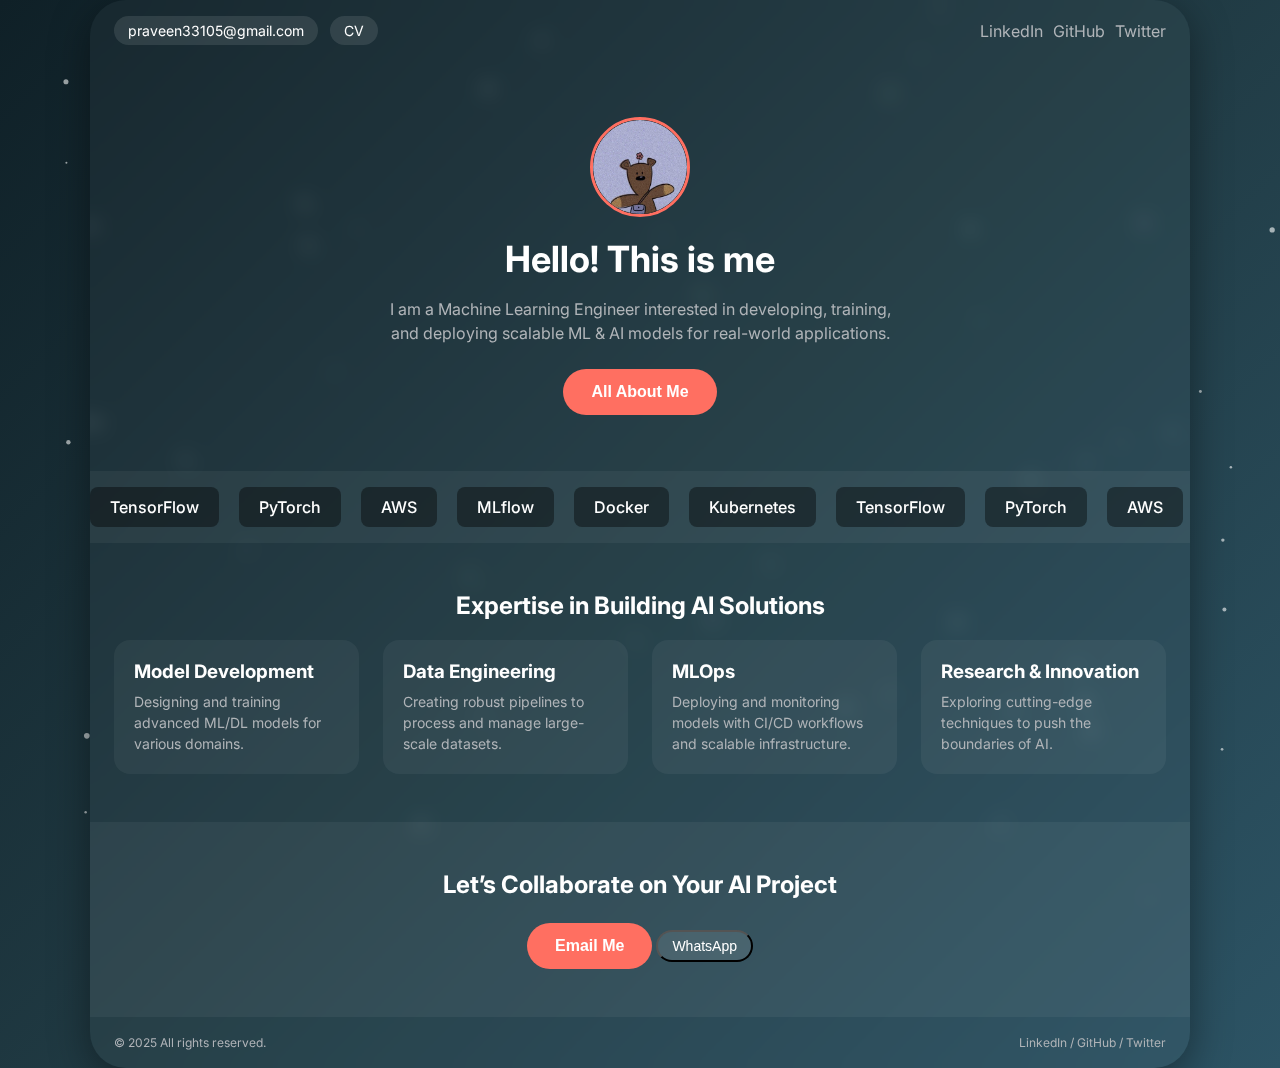
<file: index.html>
<!DOCTYPE html>
<html lang="en">
  <head>
    <meta charset="utf-8" />
    <meta name="viewport" content="width=device-width,initial-scale=1" />
    <meta
      name="description"
      content="Praveen - Machine Learning Engineer portfolio. Expertise in ML, AI, MLOps, and scalable model deployment."
    />
    <title>Praveen's Portfolio</title>
    <link
      href="https://fonts.googleapis.com/css2?family=Inter:wght@300;400;600;700&display=swap"
      rel="stylesheet"
    />
    <style>
      :root {
        --bg-gradient: linear-gradient(135deg, #0f2027, #203a43, #2c5364);
        --card: #ffffff;
        --muted: #b0b4b8;
        --accent: #ffffff;
        --radius: 36px;
        --primary: #ff6f61;
        --primary-hover: #ff826e;
      }
      * {
        box-sizing: border-box;
        margin: 0;
        padding: 0;
      }
      body {
        font-family: "Inter", sans-serif;
        background: var(--bg-gradient);
        color: var(--accent);
        overflow-x: hidden;
      }
      /* Particle Background */
      #particles {
        position: fixed;
        top: 0;
        left: 0;
        width: 100%;
        height: 100%;
        z-index: -1;
      }
      .shell {
        max-width: 1100px;
        margin: auto;
        background: rgba(255, 255, 255, 0.03);
        border-radius: var(--radius);
        overflow: hidden;
        backdrop-filter: blur(10px);
        box-shadow: 0 10px 40px rgba(0, 0, 0, 0.4);
      }
      /* Navigation */
      nav {
        display: flex;
        justify-content: space-between;
        align-items: center;
        padding: 16px 24px;
      }
      .nav-left {
        display: flex;
        align-items: center;
        gap: 12px;
      }
      .pill {
        background: rgba(255, 255, 255, 0.1);
        border-radius: 999px;
        padding: 6px 14px;
        font-size: 14px;
        cursor: pointer;
        color: var(--accent);
        transition: all 0.3s ease;
      }
      .pill:hover {
        background: rgba(255, 255, 255, 0.2);
      }
      .socials a {
        color: var(--muted);
        text-decoration: none;
        transition: color 0.3s ease;
        margin-left: 10px;
      }
      .socials a:hover {
        color: var(--primary);
      }
      /* Mobile Menu */
      .menu-toggle {
        display: none;
        flex-direction: column;
        cursor: pointer;
        gap: 4px;
      }
      .menu-toggle span {
        width: 25px;
        height: 3px;
        background: var(--accent);
      }
      .socials {
        display: flex;
      }
      .socials.mobile {
        display: none;
        flex-direction: column;
        align-items: flex-start;
        padding: 10px 0;
      }
      .socials.mobile a {
        margin: 6px 0;
      }
      /* Hero */
      .hero {
        text-align: center;
        padding: 56px 24px;
      }
      .avatar img {
        width: 100px;
        height: 100px;
        border-radius: 50%;
        object-fit: cover;
        background: #ddd;
        border: 3px solid var(--primary);
      }
      h1 {
        font-size: 36px;
        margin: 16px 0;
        font-weight: 700;
      }
      p {
        color: var(--muted);
        max-width: 520px;
        margin: auto;
        line-height: 1.5;
      }
      /* CTA Button */
      .cta-primary {
        background: var(--primary);
        color: #fff;
        border: none;
        padding: 14px 28px;
        border-radius: 999px;
        font-weight: 600;
        margin-top: 24px;
        cursor: pointer;
        font-size: 16px;
        transition: transform 0.3s ease, background 0.3s ease;
      }
      .cta-primary:hover {
        transform: scale(1.05);
        background: var(--primary-hover);
        box-shadow: 0 5px 15px rgba(255, 111, 97, 0.4);
      }
      /* Logo Ticker */
      .logos-wrapper {
        overflow: hidden;
        background: rgba(255, 255, 255, 0.05);
        padding: 16px 0;
      }
      .logos {
        display: flex;
        gap: 20px;
        animation: scrollLogos 15s linear infinite;
        will-change: transform;
      }
      .logo {
        padding: 10px 20px;
        background: rgba(0, 0, 0, 0.4);
        color: #fff;
        border-radius: 8px;
        white-space: nowrap;
        font-weight: 500;
      }
      @keyframes scrollLogos {
        from {
          transform: translateX(0);
        }
        to {
          transform: translateX(-50%);
        }
      }
      /* Services */
      .services {
        text-align: center;
        padding: 48px 24px;
      }
      .grid {
        display: grid;
        grid-template-columns: repeat(auto-fit, minmax(220px, 1fr));
        gap: 24px;
        margin-top: 20px;
      }
      .card {
        background: rgba(255, 255, 255, 0.05);
        padding: 20px;
        border-radius: 16px;
        text-align: left;
        transition: transform 0.3s ease;
      }
      .card:hover {
        transform: translateY(-5px);
      }
      .card h3 {
        margin-bottom: 8px;
        color: #fff;
      }
      .card p {
        font-size: 14px;
      }
      /* Contact */
      .contact {
        text-align: center;
        padding: 48px 24px;
        background: rgba(255, 255, 255, 0.05);
      }
      /* Footer */
      footer {
        padding: 18px 24px;
        font-size: 12px;
        color: var(--muted);
        display: flex;
        justify-content: space-between;
      }
      /* Responsive */
      @media (max-width: 768px) {
        nav {
          flex-direction: column;
          align-items: flex-start;
        }
        .menu-toggle {
          display: flex;
        }
        .socials.desktop {
          display: none;
        }
        .socials.mobile {
          display: flex;
        }
        h1 {
          font-size: 28px;
        }
      }
    </style>
  </head>
  <body>
    <canvas id="particles"></canvas>
    <div class="shell">
      <nav>
        <div class="nav-left">
          <div class="pill" id="copyEmail">praveen33105@gmail.com</div>
          <div class="pill" onclick="downloadCV()">CV</div>
        </div>
        <div class="menu-toggle" onclick="toggleMenu()">
          <span></span><span></span><span></span>
        </div>
        <div class="socials desktop">
          <a href="#">LinkedIn</a>
          <a href="#">GitHub</a>
          <a href="#">Twitter</a>
        </div>
        <div class="socials mobile" id="mobileMenu">
          <a href="#">LinkedIn</a>
          <a href="#">GitHub</a>
          <a href="#">Twitter</a>
        </div>
      </nav>

      <section class="hero">
        <div class="avatar">
          <img
            src="/assest/image/profile_pic/file.jpg"
            alt="Portrait of Praveen, Machine Learning Engineer"
          />
        </div>
        <h1>Hello! This is me</h1>
        <p>
          I am a Machine Learning Engineer interested in developing, training,
          and deploying scalable ML & AI models for real-world applications.
        </p>
        <button class="cta-primary" onclick="location.href='/about/'">
          All About Me
        </button>
      </section>

      <div class="logos-wrapper">
        <div class="logos">
          <div class="logo">TensorFlow</div>
          <div class="logo">PyTorch</div>
          <div class="logo">AWS</div>
          <div class="logo">MLflow</div>
          <div class="logo">Docker</div>
          <div class="logo">Kubernetes</div>
          <div class="logo">TensorFlow</div>
          <div class="logo">PyTorch</div>
          <div class="logo">AWS</div>
          <div class="logo">MLflow</div>
          <div class="logo">Docker</div>
          <div class="logo">Kubernetes</div>
        </div>
      </div>

      <section class="services">
        <h2>Expertise in Building AI Solutions</h2>
        <div class="grid">
          <div class="card">
            <h3>Model Development</h3>
            <p>
              Designing and training advanced ML/DL models for various domains.
            </p>
          </div>
          <div class="card">
            <h3>Data Engineering</h3>
            <p>
              Creating robust pipelines to process and manage large-scale
              datasets.
            </p>
          </div>
          <div class="card">
            <h3>MLOps</h3>
            <p>
              Deploying and monitoring models with CI/CD workflows and scalable
              infrastructure.
            </p>
          </div>
          <div class="card">
            <h3>Research & Innovation</h3>
            <p>
              Exploring cutting-edge techniques to push the boundaries of AI.
            </p>
          </div>
        </div>
      </section>

      <section class="contact" id="contact">
        <h2>Let’s Collaborate on Your AI Project</h2>
        <button
          class="cta-primary"
          onclick="location.href='mailto:mlengineer@yourname.com'"
        >
          Email Me
        </button>
        <button class="pill" onclick="copyWhatsapp()">WhatsApp</button>
      </section>

      <footer>
        <div>© 2025 All rights reserved.</div>
        <div>LinkedIn / GitHub / Twitter</div>
      </footer>
    </div>

    <script>
      function toggleMenu() {
        const menu = document.getElementById("mobileMenu");
        menu.style.display = menu.style.display === "flex" ? "none" : "flex";
      }

      function downloadCV() {
        alert("Download CV functionality goes here.");
      }
      function copyWhatsapp() {
        navigator.clipboard
          .writeText("+1234567890")
          .then(() => alert("Phone number copied!"));
      }
      document
        .getElementById("copyEmail")
        .addEventListener("click", function () {
          const txt = this.textContent.trim();
          navigator.clipboard.writeText(txt).then(() => {
            this.textContent = "Copied ✓";
            setTimeout(() => (this.textContent = txt), 1400);
          });
        });

      // Particle Animation
      const canvas = document.getElementById("particles");
      const ctx = canvas.getContext("2d");
      let particles = [];
      let w, h;
      function initCanvas() {
        w = canvas.width = window.innerWidth;
        h = canvas.height = window.innerHeight;
        particles = [];
        for (let i = 0; i < 50; i++) {
          particles.push({
            x: Math.random() * w,
            y: Math.random() * h,
            r: Math.random() * 2 + 1,
            dx: (Math.random() - 0.5) * 0.5,
            dy: (Math.random() - 0.5) * 0.5,
          });
        }
      }
      function drawParticles() {
        ctx.clearRect(0, 0, w, h);
        ctx.fillStyle = "rgba(255,255,255,0.6)";
        particles.forEach((p) => {
          ctx.beginPath();
          ctx.arc(p.x, p.y, p.r, 0, Math.PI * 2);
          ctx.fill();
          p.x += p.dx;
          p.y += p.dy;
          if (p.x < 0 || p.x > w) p.dx *= -1;
          if (p.y < 0 || p.y > h) p.dy *= -1;
        });
        requestAnimationFrame(drawParticles);
      }
      window.addEventListener("resize", initCanvas);
      initCanvas();
      drawParticles();
    </script>
  </body>
</html>
</file>
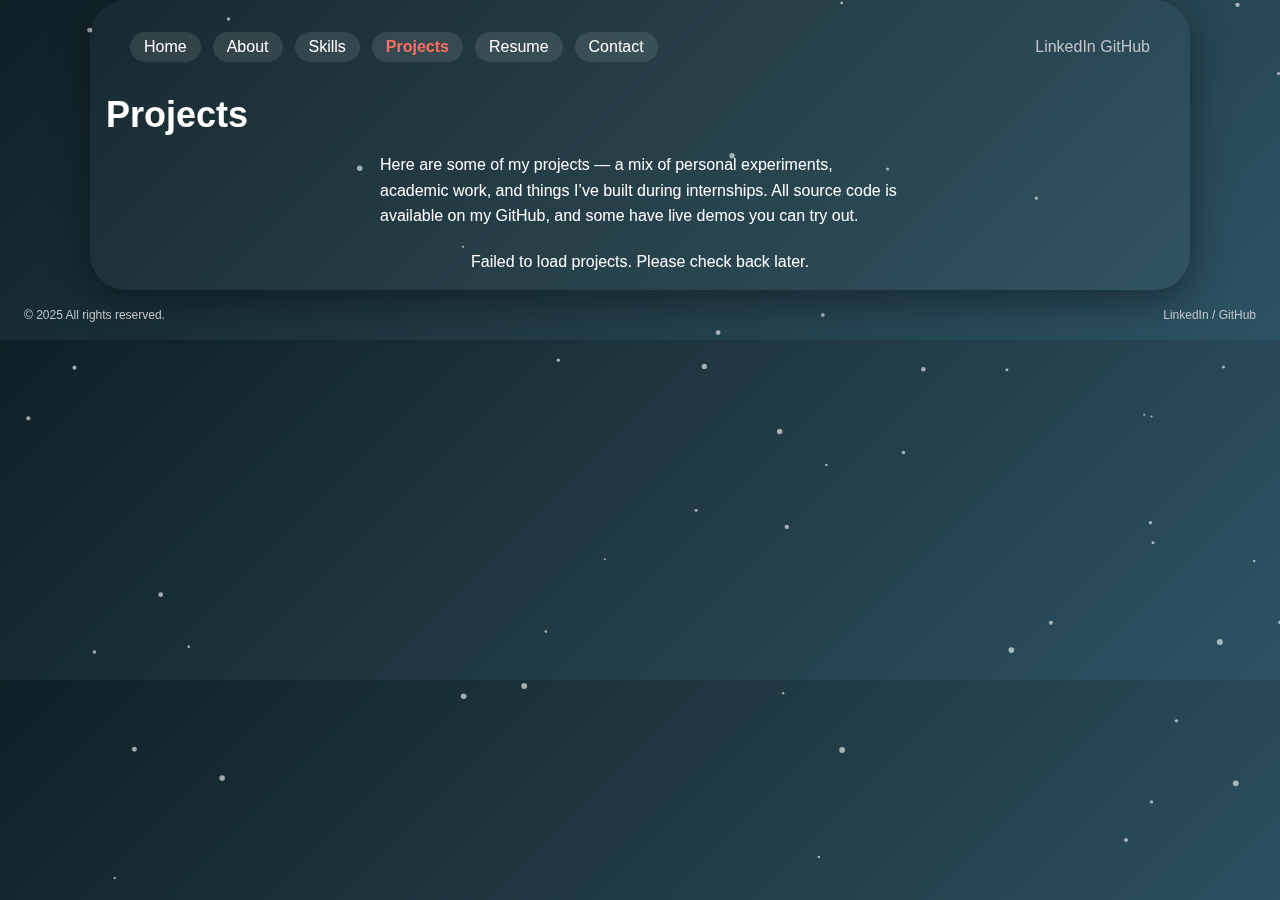
<file: projects/index.html>
<!DOCTYPE html>
<html lang="en">
  <head>
    <meta charset="UTF-8" />
    <meta name="viewport" content="width=device-width, initial-scale=1.0" />
    <title>Projects - Praveen V</title>
    <link rel="stylesheet" href="/assest/css/style.css" />
    <script defer src="/assest/js/projects.js"></script>
    <style>
      /* Highlight active nav */
      nav a[aria-current="page"] {
        color: var(--primary);
        font-weight: bold;
      }

      /* Project card grid */
      .projects-grid {
        display: grid;
        grid-template-columns: repeat(auto-fit, minmax(280px, 1fr));
        gap: 20px;
        margin-top: 20px;
      }

      /* Project card style */
      .project-card {
        background: rgba(255, 255, 255, 0.05);
        border-radius: 16px;
        padding: 20px;
        transition: transform 0.3s ease, box-shadow 0.3s ease;
        display: flex;
        flex-direction: column;
        justify-content: space-between;
      }

      .project-card:hover {
        transform: translateY(-3px);
        box-shadow: 0 6px 20px rgba(0, 0, 0, 0.25);
      }

      .project-title {
        font-size: 18px;
        font-weight: bold;
        margin-bottom: 8px;
        color: var(--accent);
      }

      .project-desc {
        flex-grow: 1;
        color: var(--muted);
        font-size: 14px;
        margin-bottom: 12px;
        line-height: 1.5;
      }

      .project-links {
        display: flex;
        gap: 10px;
      }

      .btn {
        display: inline-block;
        padding: 8px 14px;
        border-radius: 8px;
        background: var(--primary);
        color: #fff;
        font-size: 14px;
        text-decoration: none;
        transition: background 0.3s ease;
      }

      .btn:hover {
        background: var(--primary-hover);
      }
    </style>
  </head>
  <body>
    <canvas id="particles"></canvas>

    <div class="shell">
      <header>
        <nav>
          <div class="nav-left">
            <a href="/">Home</a>
            <a href="/about/">About</a>
            <a href="/skills/">Skills</a>
            <a href="/projects/" aria-current="page">Projects</a>
            <a href="/resume/">Resume</a>
            <a href="/contact/">Contact</a>
          </div>
          <div class="socials">
            <a href="https://linkedin.com/in/praveen-v-ml" target="_blank"
              >LinkedIn</a
            >
            <a href="https://github.com/Blood-titan" target="_blank">GitHub</a>
          </div>
        </nav>
      </header>

      <main>
        <div class="section-card">
          <h1>Projects</h1>
          <p>
            Here are some of my projects — a mix of personal experiments,
            academic work, and things I’ve built during internships. All source
            code is available on my GitHub, and some have live demos you can try
            out.
          </p>
        </div>

        <div class="projects-grid" id="projects-container">
          <!-- GitHub projects will load here -->
        </div>
      </main>
    </div>

    <footer>
      <div>© 2025 All rights reserved.</div>
      <div>
        <a href="https://linkedin.com/in/praveen-v-ml" target="_blank"
          >LinkedIn</a
        >
        /
        <a href="https://github.com/Blood-titan" target="_blank">GitHub</a>
      </div>
    </footer>

    <script>
      // Particle background
      const canvas = document.getElementById("particles");
      const ctx = canvas.getContext("2d");
      let particles = [];
      let w, h;

      function initCanvas() {
        w = canvas.width = window.innerWidth;
        h = canvas.height = window.innerHeight;
        particles = [];
        for (let i = 0; i < 50; i++) {
          particles.push({
            x: Math.random() * w,
            y: Math.random() * h,
            r: Math.random() * 2 + 1,
            dx: (Math.random() - 0.5) * 0.5,
            dy: (Math.random() - 0.5) * 0.5,
          });
        }
      }

      function drawParticles() {
        ctx.clearRect(0, 0, w, h);
        ctx.fillStyle = "rgba(255,255,255,0.6)";
        particles.forEach((p) => {
          ctx.beginPath();
          ctx.arc(p.x, p.y, p.r, 0, Math.PI * 2);
          ctx.fill();
          p.x += p.dx;
          p.y += p.dy;
          if (p.x < 0 || p.x > w) p.dx *= -1;
          if (p.y < 0 || p.y > h) p.dy *= -1;
        });
        requestAnimationFrame(drawParticles);
      }

      window.addEventListener("resize", initCanvas);
      initCanvas();
      drawParticles();
    </script>
  </body>
</html>
</file>
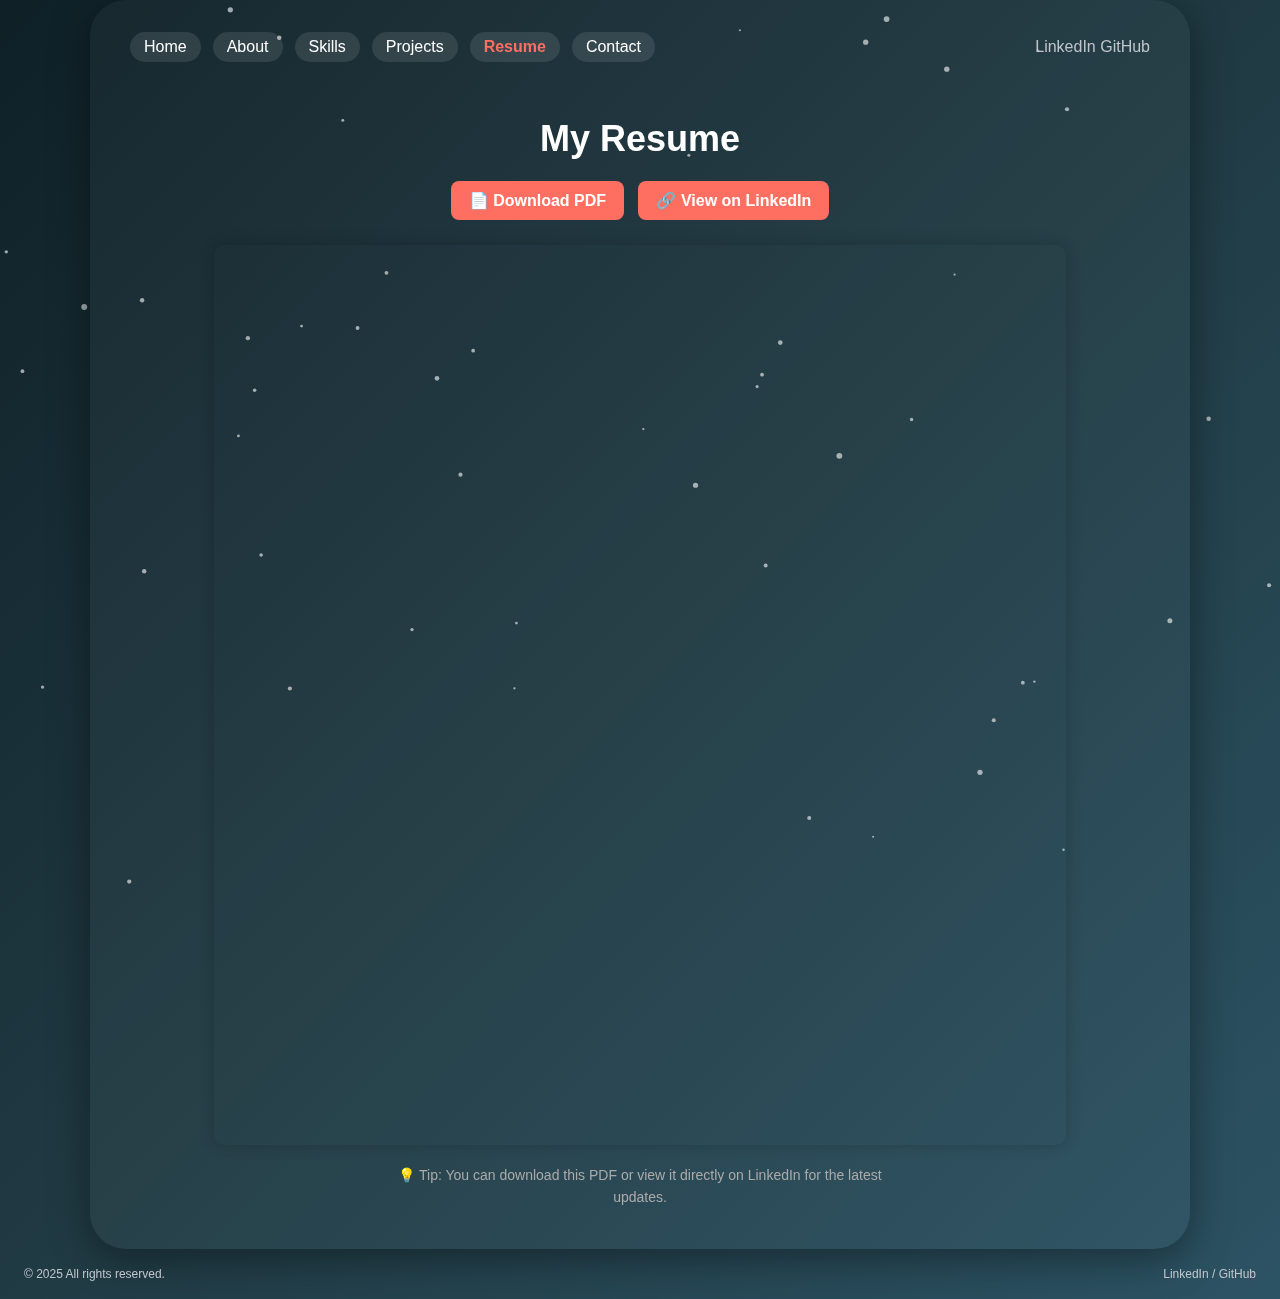
<file: resume/index.html>
<!DOCTYPE html>
<html lang="en">
  <head>
    <meta charset="UTF-8" />
    <meta name="viewport" content="width=device-width, initial-scale=1.0" />
    <title>Resume - Praveen V</title>
    <link rel="stylesheet" href="/assest/css/style.css" />
    <style>
      nav a[aria-current="page"] {
        color: var(--primary);
        font-weight: bold;
      }
      .resume-container {
        max-width: 900px;
        margin: 0 auto;
        padding: 24px;
        text-align: center;
      }
      .resume-container h1 {
        margin-bottom: 16px;
      }
      .resume-buttons {
        margin-bottom: 20px;
      }
      .resume-buttons a {
        display: inline-block;
        padding: 10px 18px;
        margin: 5px;
        background: var(--primary);
        color: #fff;
        border-radius: 8px;
        text-decoration: none;
        font-weight: bold;
        transition: background 0.3s ease;
      }
      .resume-buttons a:hover {
        background: var(--primary-dark);
      }
      .resume-frame {
        width: 100%;
        height: 80vh;
        border: none;
        box-shadow: 0 0 15px rgba(0, 0, 0, 0.2);
        border-radius: 10px;
      }
      .note {
        margin-top: 15px;
        font-size: 14px;
        color: #aaa;
      }
    </style>
  </head>
  <body>
    <canvas id="particles"></canvas>

    <div class="shell">
      <header>
        <nav>
          <div class="nav-left">
            <a href="/">Home</a>
            <a href="/about/">About</a>
            <a href="/skills/">Skills</a>
            <a href="/projects/">Projects</a>
            <a href="/resume/" aria-current="page">Resume</a>
            <a href="/contact/">Contact</a>
          </div>
          <div class="socials">
            <a href="https://linkedin.com/in/praveen-v-ml" target="_blank"
              >LinkedIn</a
            >
            <a href="https://github.com/Blood-titan" target="_blank">GitHub</a>
          </div>
        </nav>
      </header>

      <main>
        <div class="resume-container">
          <h1>My Resume</h1>
          <div class="resume-buttons">
            <a href="/assest/pdf/resume.pdf" download>📄 Download PDF</a>
            <a href="https://linkedin.com/in/praveen-v-ml" target="_blank"
              >🔗 View on LinkedIn</a
            >
          </div>
          <iframe
            src="/assest/pdf/resume.pdf#page=1"
            class="resume-frame"
            style="width: 100%; height: 900px"
            frameborder="0"
          ></iframe>

          <p class="note">
            💡 Tip: You can download this PDF or view it directly on LinkedIn
            for the latest updates.
          </p>
        </div>
      </main>
    </div>

    <footer>
      <div>© 2025 All rights reserved.</div>
      <div>
        <a href="https://linkedin.com/in/praveen-v-ml" target="_blank"
          >LinkedIn</a
        >
        /
        <a href="https://github.com/Blood-titan" target="_blank">GitHub</a>
      </div>
    </footer>

    <script>
      // Particles animation
      const canvas = document.getElementById("particles");
      const ctx = canvas.getContext("2d");
      let particles = [];
      let w, h;

      function initCanvas() {
        w = canvas.width = window.innerWidth;
        h = canvas.height = window.innerHeight;
        particles = [];
        for (let i = 0; i < 50; i++) {
          particles.push({
            x: Math.random() * w,
            y: Math.random() * h,
            r: Math.random() * 2 + 1,
            dx: (Math.random() - 0.5) * 0.5,
            dy: (Math.random() - 0.5) * 0.5,
          });
        }
      }

      function drawParticles() {
        ctx.clearRect(0, 0, w, h);
        ctx.fillStyle = "rgba(255,255,255,0.6)";
        particles.forEach((p) => {
          ctx.beginPath();
          ctx.arc(p.x, p.y, p.r, 0, Math.PI * 2);
          ctx.fill();
          p.x += p.dx;
          p.y += p.dy;
          if (p.x < 0 || p.x > w) p.dx *= -1;
          if (p.y < 0 || p.y > h) p.dy *= -1;
        });
        requestAnimationFrame(drawParticles);
      }

      window.addEventListener("resize", initCanvas);
      initCanvas();
      drawParticles();
    </script>
  </body>
</html>
</file>
<file: assest/css/style.css>
:root {
  --bg-gradient: linear-gradient(135deg, #0f2027, #203a43, #2c5364);
  --card: #ffffff;
  --muted: #c0c5ca;
  --accent: #ffffff;
  --radius: 36px;
  --primary: #ff6f61;
  --primary-hover: #ff826e;
}

* {
  box-sizing: border-box;
  margin: 0;
  padding: 0;
  scrollbar-width: none; /* corrected from 0px */
}

body {
  font-family: "Inter", sans-serif;
  background: var(--bg-gradient);
  color: var(--accent);
  overflow-x: hidden;
}

/* Particle background */
#particles {
  position: fixed;
  top: 0;
  left: 0;
  width: 100%;
  height: 100%;
  z-index: -1;
}

.shell {
  max-width: 1100px;
  margin: auto;
  background: rgba(255, 255, 255, 0.03);
  border-radius: var(--radius);
  overflow: hidden;
  box-shadow: 0 10px 40px rgba(0, 0, 0, 0.4);
  padding: 16px;
}

nav {
  display: flex;
  justify-content: space-between;
  align-items: center;
  padding: 16px 24px;
}

.nav-left {
  display: flex;
  align-items: center;
  gap: 12px;
}

.nav-left a {
  color: var(--accent);
  text-decoration: none;
  padding: 6px 14px;
  border-radius: 999px;
  background: rgba(255, 255, 255, 0.1);
  transition: background 0.3s;
}

.nav-left a:hover {
  background: rgba(255, 255, 255, 0.2);
}

.socials a {
  color: var(--muted);
  text-decoration: none;
  transition: color 0.3s ease;
}

.socials a:hover {
  color: var(--primary);
}

.hero {
  text-align: left;
  padding: 20px;
  background: rgba(255, 255, 255, 0.05);
  border-radius: 16px;
  transition: transform 0.3s ease;
}

h1 {
  font-size: 36px;
  margin: 16px 0;
  font-weight: 700;
}

p {
  max-width: 520px;
  margin: auto;
  line-height: 1.6;
  background-color: transparent;
}

ul {
  margin: 12px 0;
  padding-left: 20px;
  line-height: 1.6;
}

footer {
  padding: 18px 24px;
  font-size: 12px;
  color: var(--muted);
  display: flex;
  justify-content: space-between;
}

footer a {
  color: var(--muted);
  text-decoration: none;
}

footer a:hover {
  color: var(--primary);
}

@media (max-width: 768px) {
  nav {
    flex-direction: column;
    gap: 10px;
  }

  h1 {
    font-size: 28px;
  }

  .shell {
    padding: 8px;
  }
}
</file>
